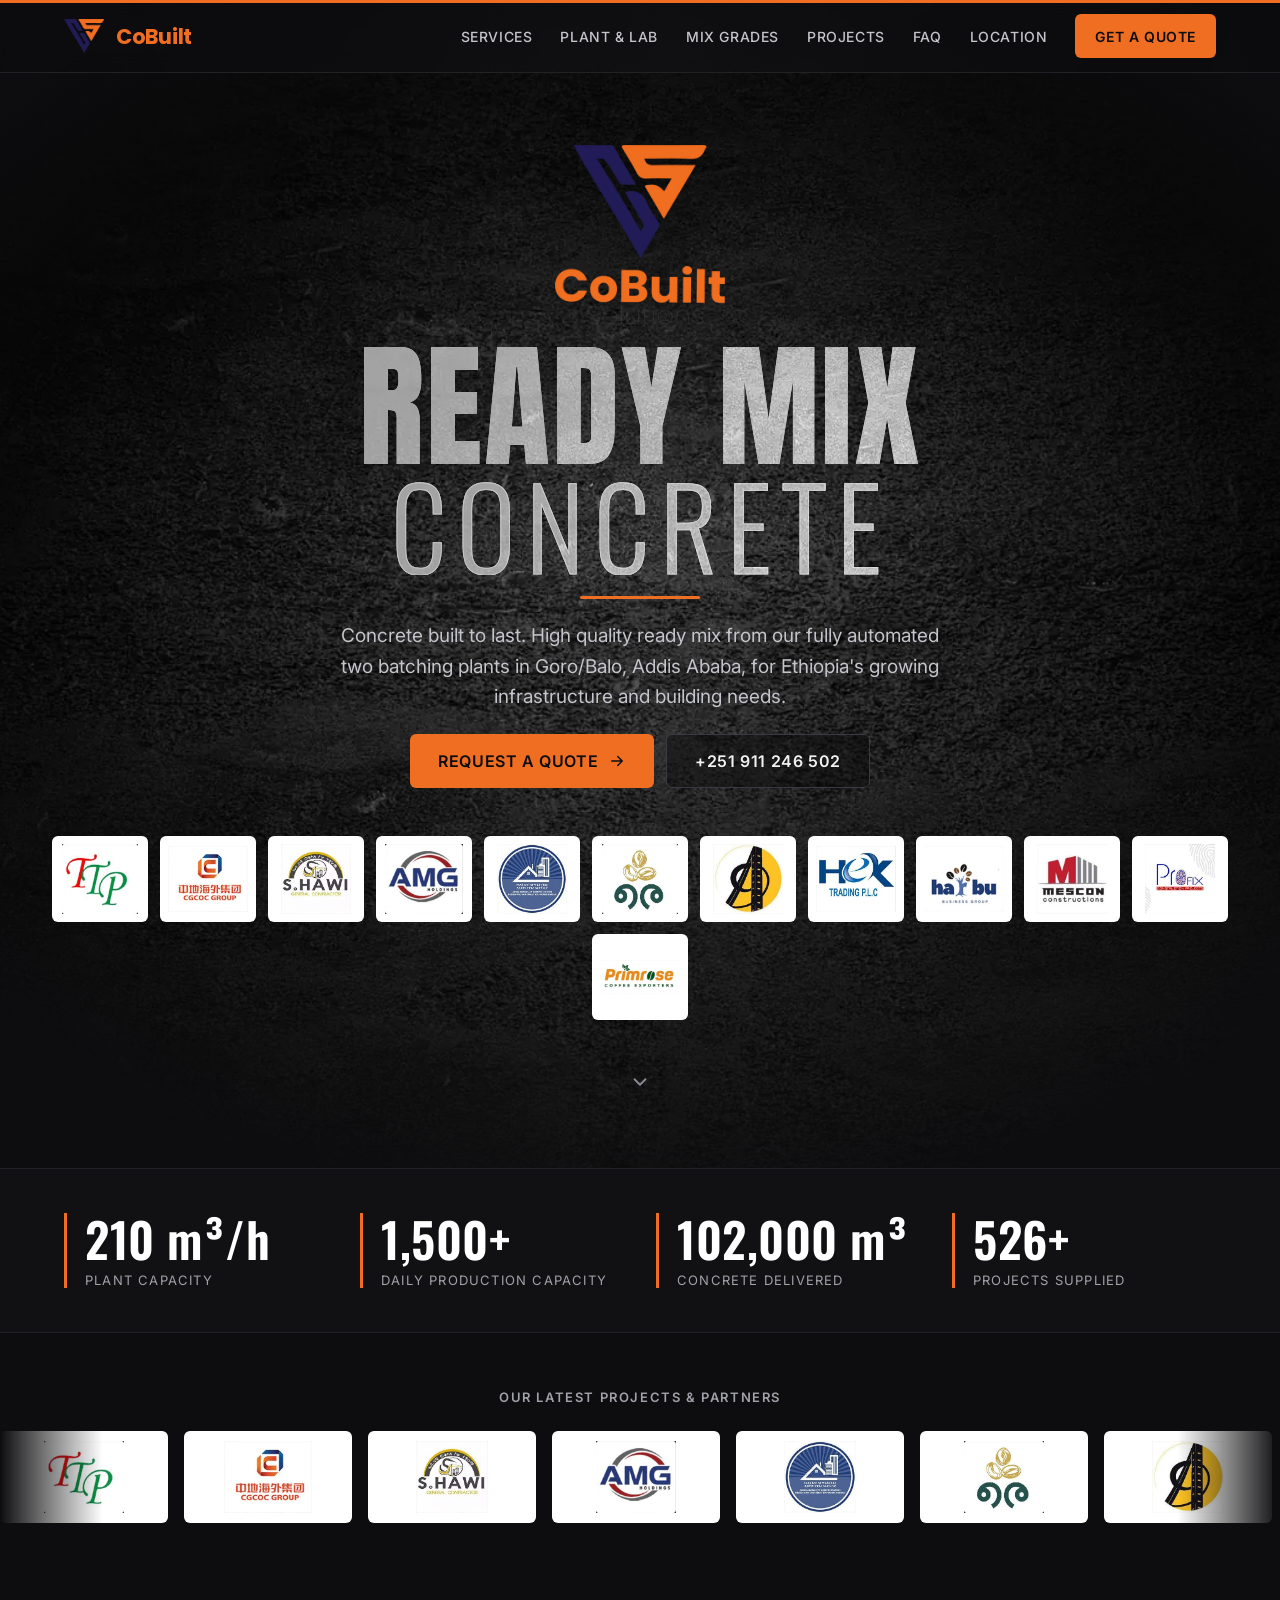
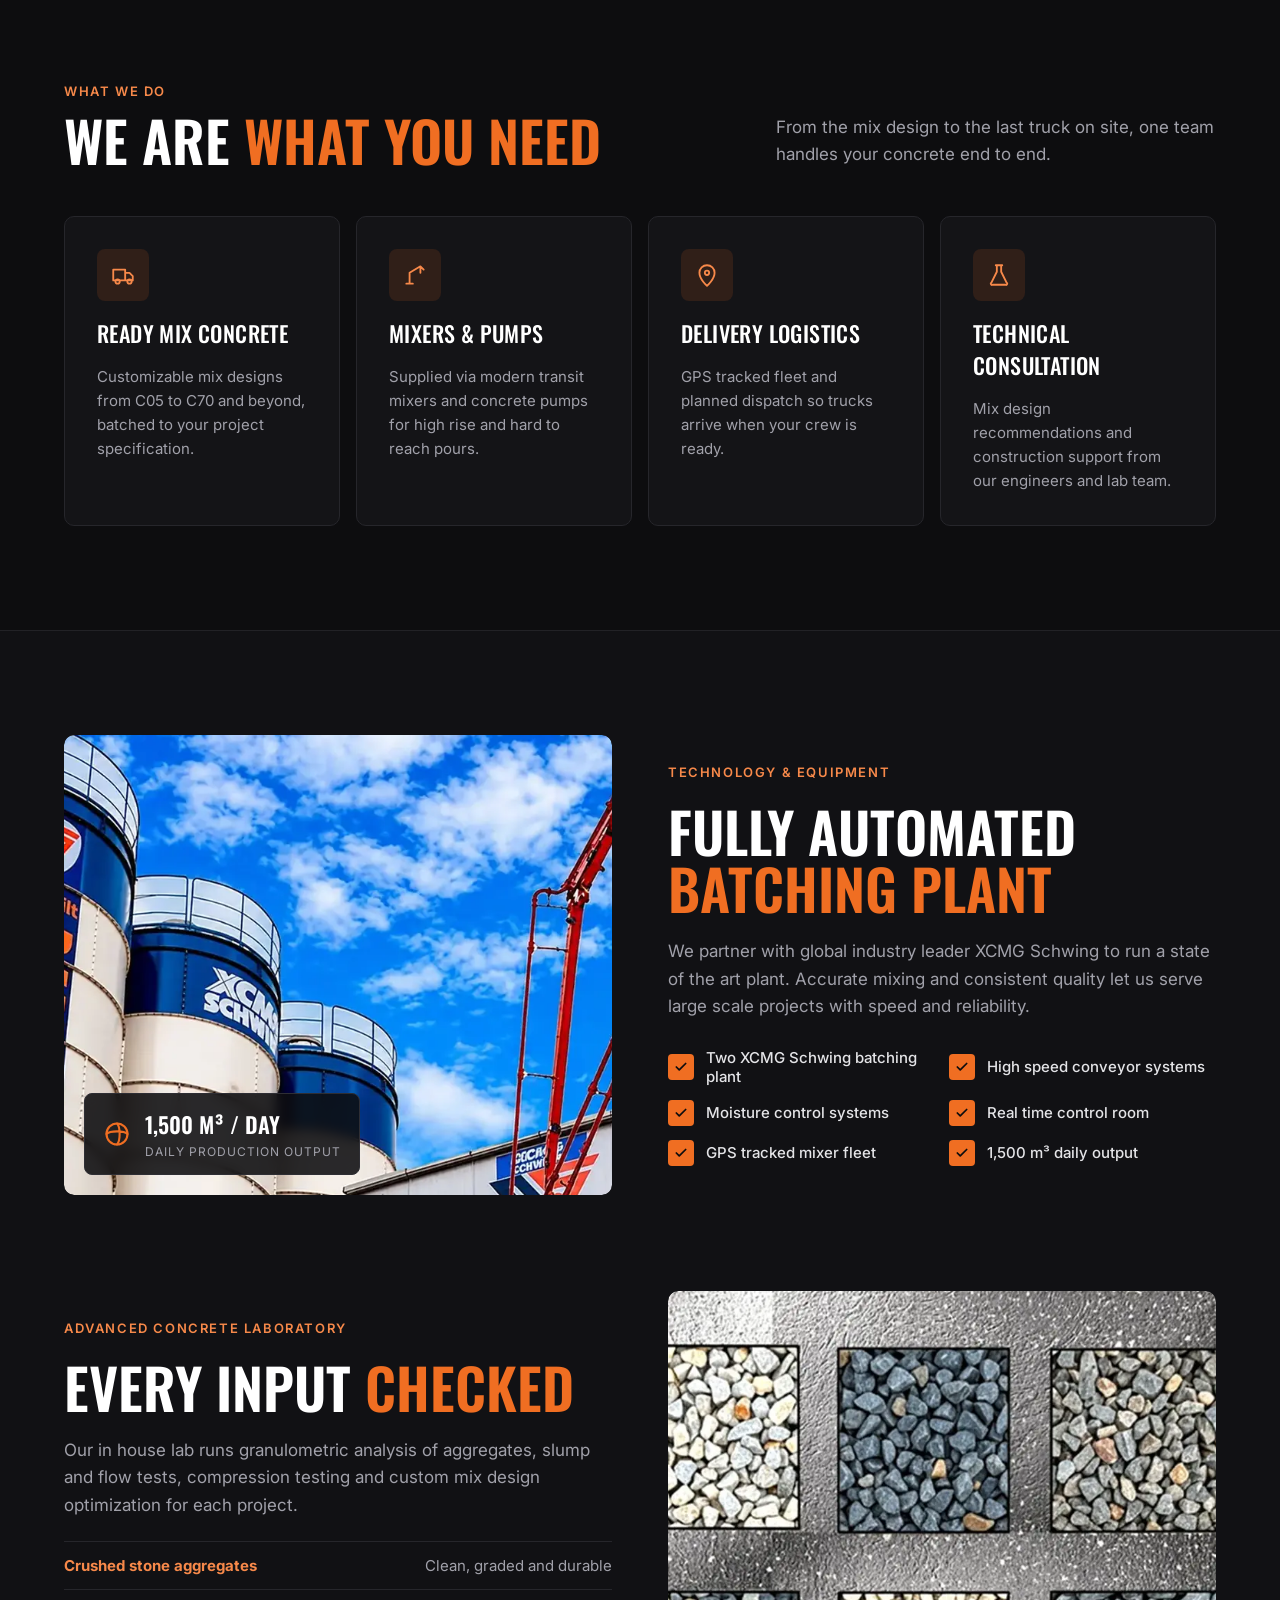
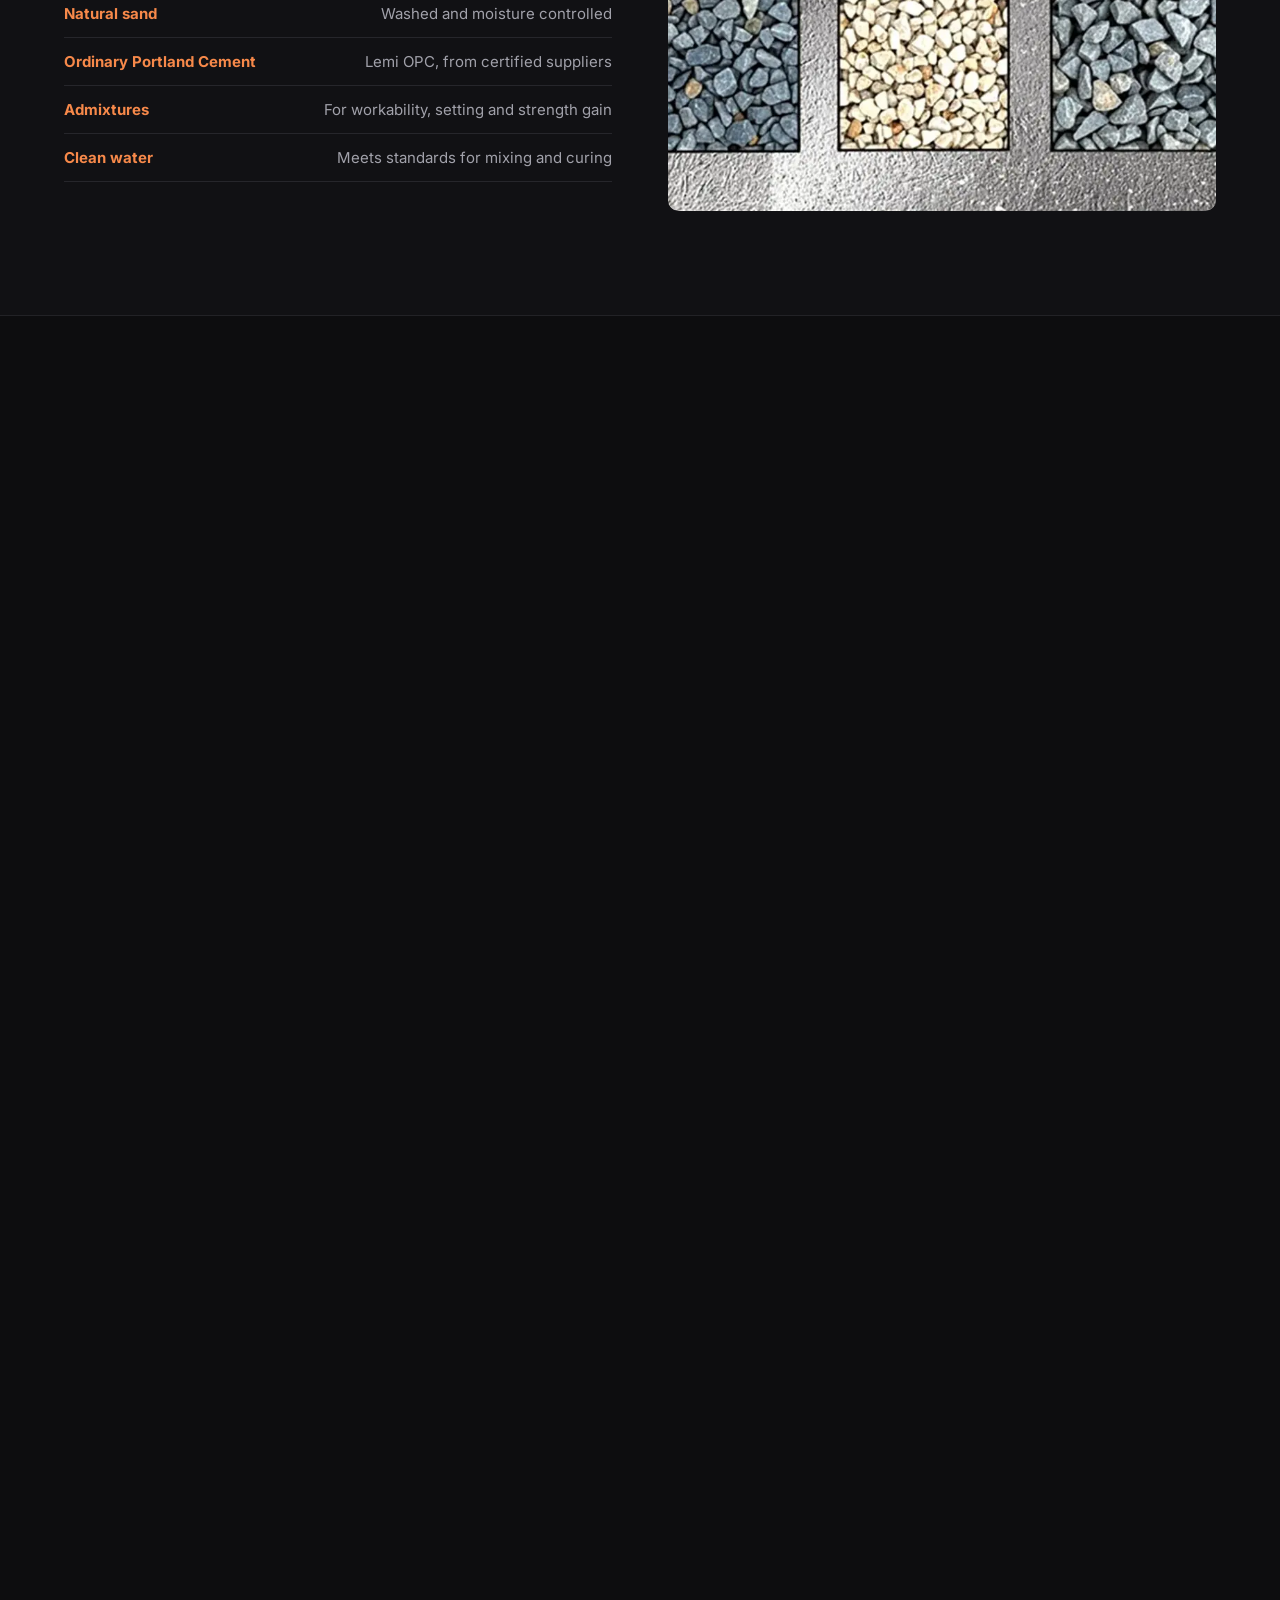
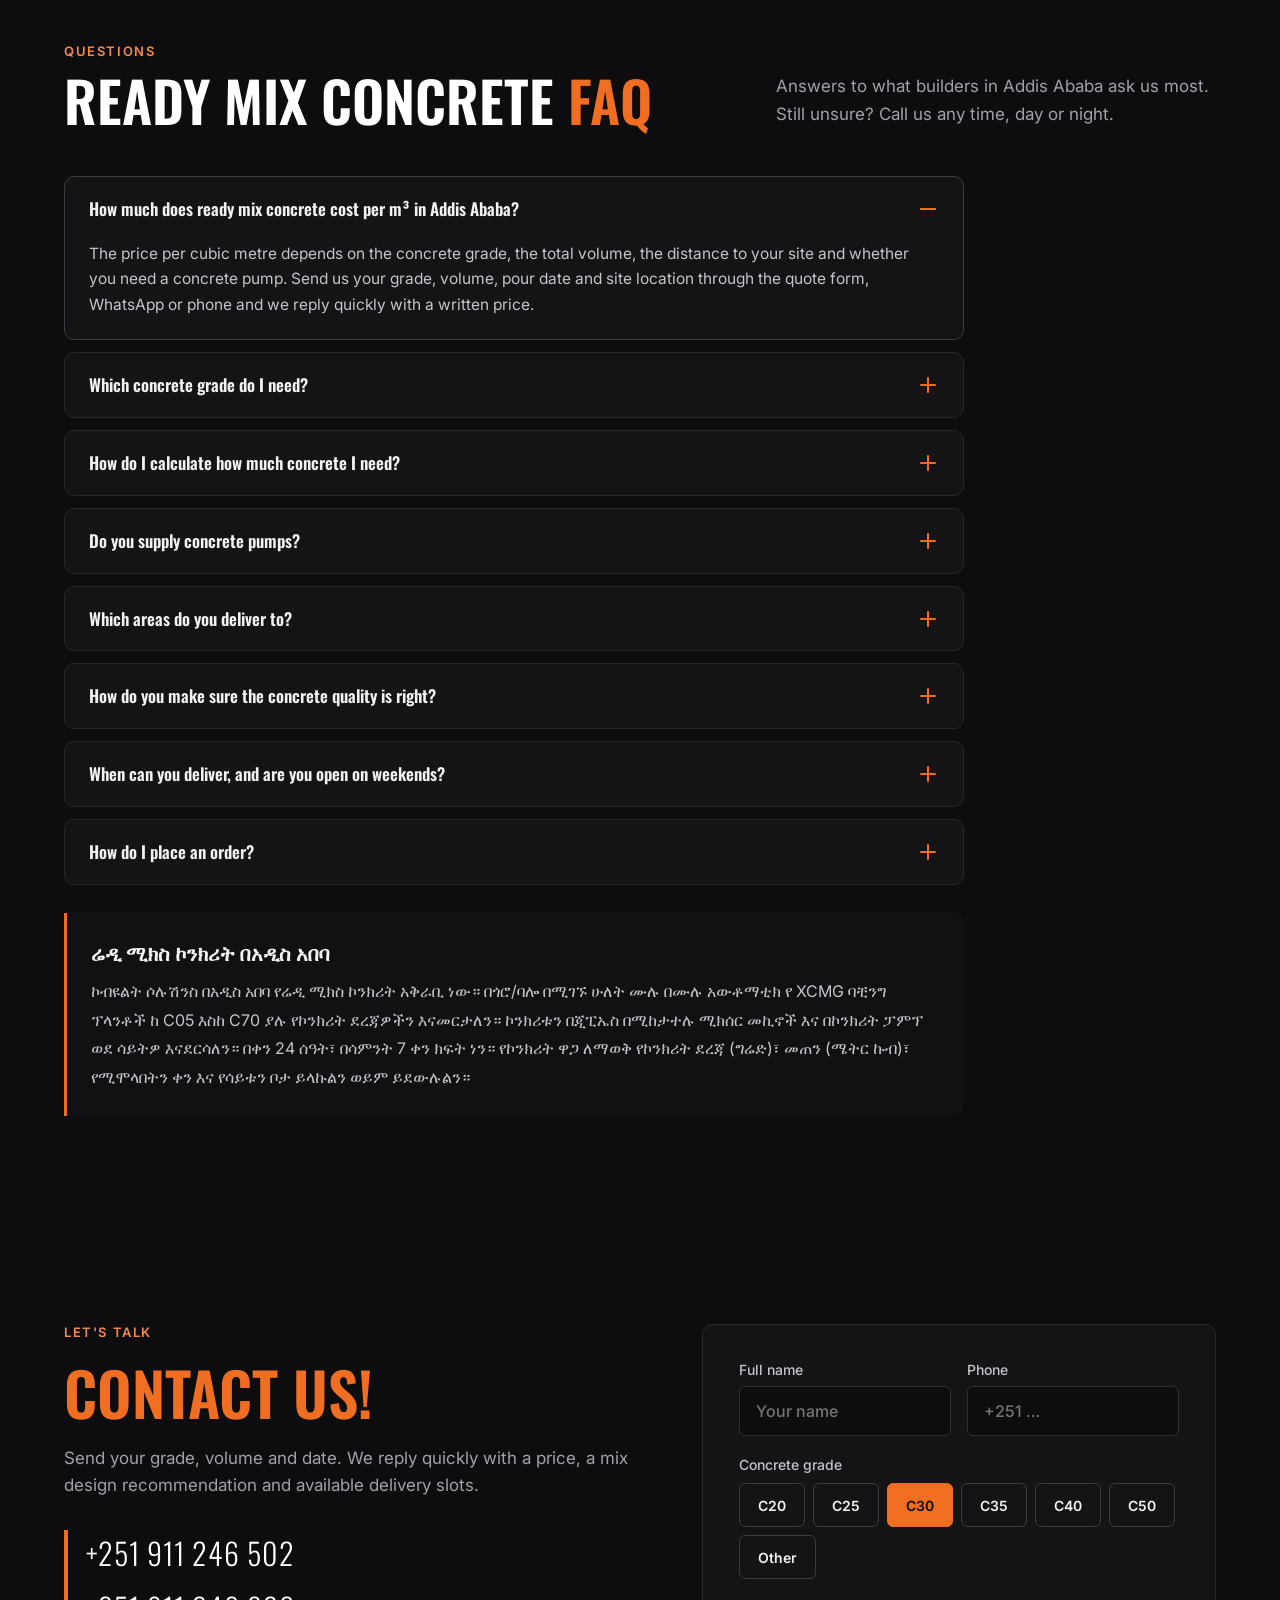
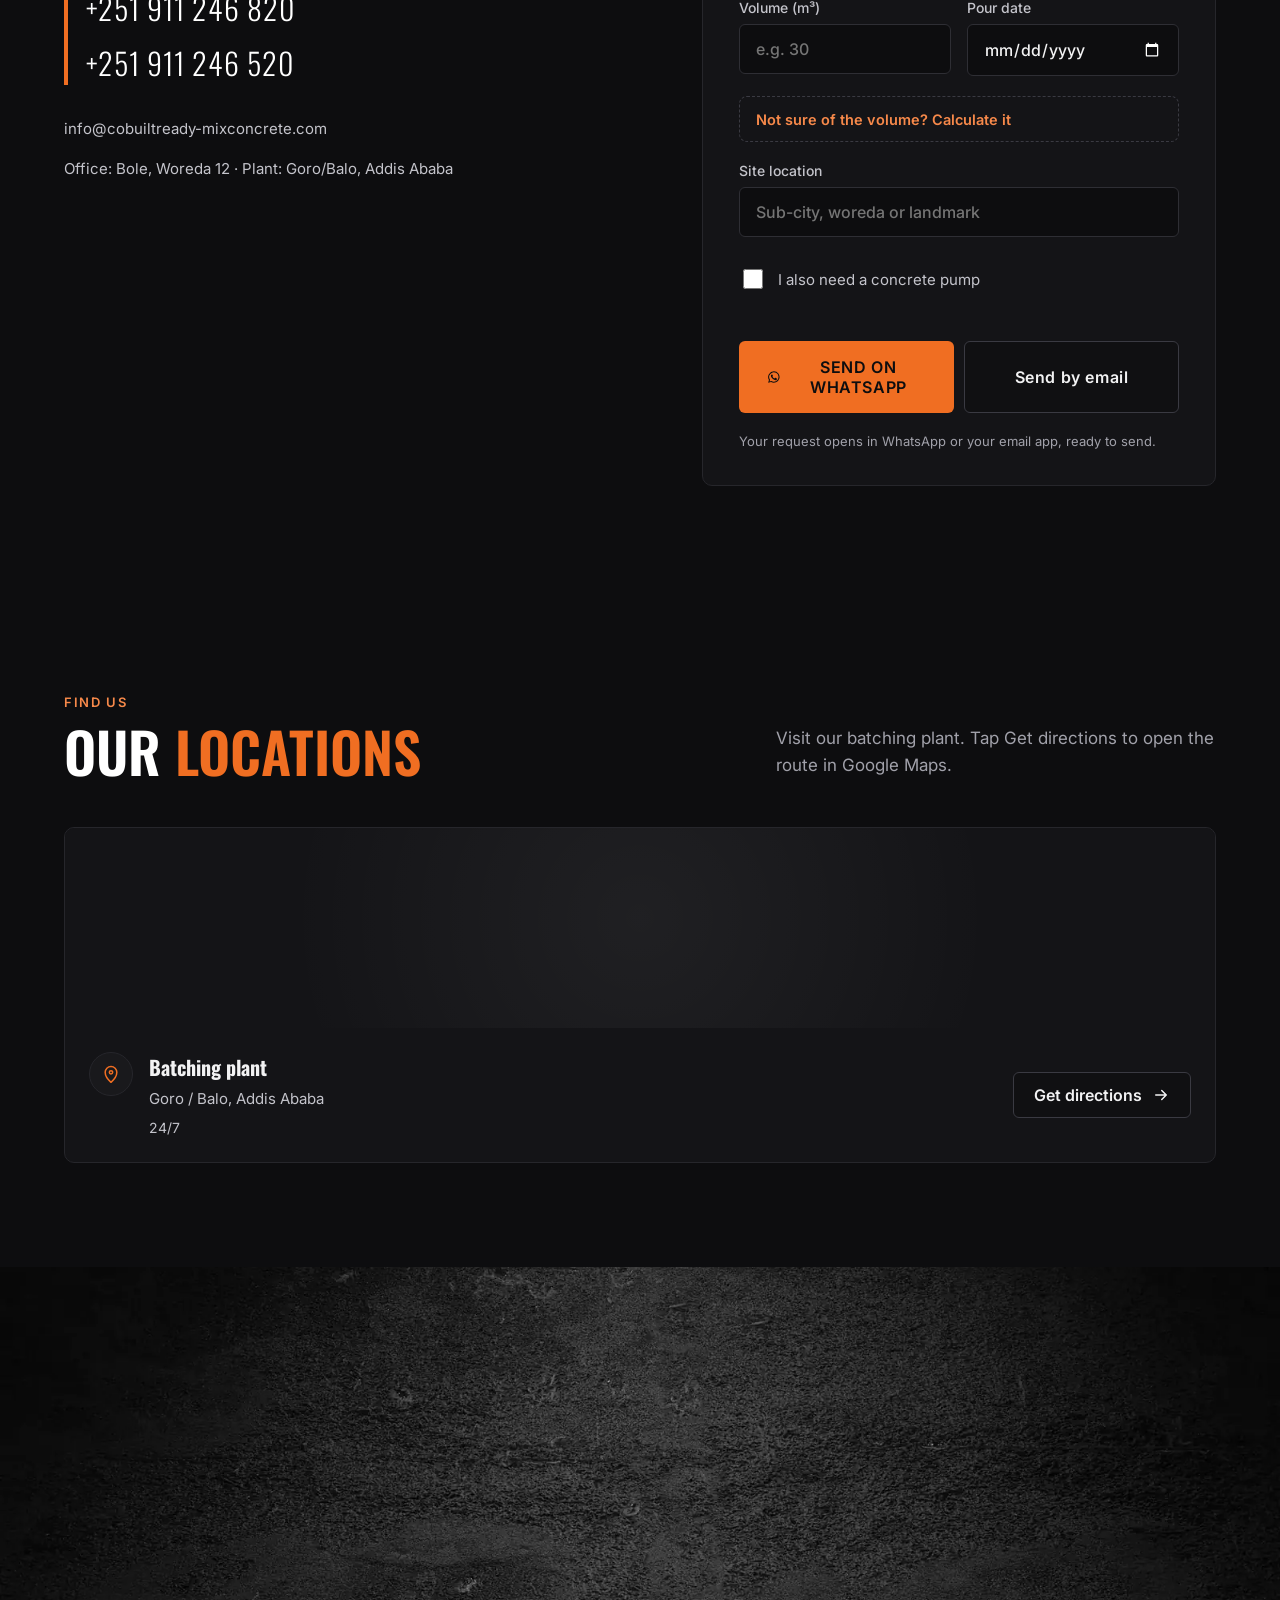
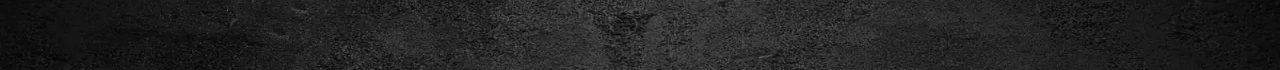
<file: index.html>
<!doctype html>
<html lang="en">
<head>
<meta charset="utf-8">
<meta name="viewport" content="width=device-width, initial-scale=1, viewport-fit=cover">
<title>Concrete Supplier in Ethiopia, Ready Mix in Addis Ababa | CoBuilt</title>
<meta name="description" content="Ready mix concrete supplier in Addis Ababa, Ethiopia. C05 to C70 from two automated XCMG plants in Goro/Balo, with mixer trucks and pumps. Open 24/7.">
<meta name="theme-color" content="#0D0D0F">
<meta property="og:title" content="Concrete Supplier in Ethiopia, Ready Mix in Addis Ababa | CoBuilt">
<meta property="og:description" content="Ready mix concrete supplier in Addis Ababa, Ethiopia. C05 to C70 from two automated XCMG plants in Goro/Balo, with mixer trucks and pumps. Open 24/7.">
<meta property="og:image" content="https://cobuiltready-mixconcrete.com/assets/img/plant.jpg">
<meta property="og:url" content="https://cobuiltready-mixconcrete.com/">
<meta property="og:site_name" content="CoBuilt Concrete">
<meta property="og:locale" content="en_ET">
<meta name="twitter:card" content="summary_large_image">
<link rel="canonical" href="https://cobuiltready-mixconcrete.com/">
<meta name="geo.region" content="ET-AA">
<meta name="geo.placename" content="Addis Ababa">
<meta name="geo.position" content="8.949639423065024;38.83622904489843">
<meta property="og:type" content="website">
<link rel="icon" type="image/png" href="assets/img/favicon.png">
<link rel="apple-touch-icon" href="assets/img/favicon.png">
<link rel="preload" as="image" href="assets/img/bg.webp" type="image/webp" fetchpriority="high">
<link rel="dns-prefetch" href="https://www.googletagmanager.com">
<link rel="preconnect" href="https://fonts.googleapis.com">
<link rel="dns-prefetch" href="https://i.ytimg.com">
<link rel="preconnect" href="https://fonts.gstatic.com" crossorigin>
<link href="https://fonts.googleapis.com/css2?family=Anton&family=Oswald:wght@300;500;600&family=Poppins:wght@700&family=Inter:wght@400;500;600&display=swap" rel="stylesheet">
<link rel="stylesheet" href="assets/css/style.css?v=00e68db2">
<script type="application/ld+json">
{
 "@context": "https://schema.org",
 "@type": "LocalBusiness",
 "@id": "https://cobuiltready-mixconcrete.com/#business",
 "name": "CoBuilt Solutions",
 "alternateName": [
  "CoBuilt Concrete",
  "CoBuilt Ready Mix Concrete"
 ],
 "description": "Ready mix concrete supplier in Addis Ababa, Ethiopia. C05 to C70 from two automated XCMG plants in Goro/Balo, with mixer trucks and pumps. Open 24/7.",
 "url": "https://cobuiltready-mixconcrete.com/",
 "logo": "https://cobuiltready-mixconcrete.com/assets/img/logo.webp",
 "image": [
  "https://cobuiltready-mixconcrete.com/assets/img/plant.jpg",
  "https://cobuiltready-mixconcrete.com/assets/img/fleet.jpg"
 ],
 "telephone": "+251911246502",
 "email": "info@cobuiltready-mixconcrete.com",
 "address": {
  "@type": "PostalAddress",
  "streetAddress": "Goro / Balo",
  "addressLocality": "Addis Ababa",
  "addressCountry": "ET"
 },
 "geo": {
  "@type": "GeoCoordinates",
  "latitude": 8.949639,
  "longitude": 38.836229
 },
 "openingHoursSpecification": [
  {
   "@type": "OpeningHoursSpecification",
   "dayOfWeek": [
    "Monday",
    "Tuesday",
    "Wednesday",
    "Thursday",
    "Friday",
    "Saturday",
    "Sunday"
   ],
   "opens": "00:00",
   "closes": "23:59"
  }
 ],
 "areaServed": [
  {
   "@type": "City",
   "name": "Addis Ababa"
  },
  {
   "@type": "Country",
   "name": "Ethiopia"
  }
 ],
 "contactPoint": [
  {
   "@type": "ContactPoint",
   "telephone": "+251911246502",
   "contactType": "sales",
   "areaServed": "ET",
   "availableLanguage": [
    "English",
    "Amharic"
   ]
  },
  {
   "@type": "ContactPoint",
   "telephone": "+251911246820",
   "contactType": "sales",
   "areaServed": "ET",
   "availableLanguage": [
    "English",
    "Amharic"
   ]
  },
  {
   "@type": "ContactPoint",
   "telephone": "+251911246520",
   "contactType": "sales",
   "areaServed": "ET",
   "availableLanguage": [
    "English",
    "Amharic"
   ]
  }
 ],
 "knowsAbout": [
  "Ready mix concrete",
  "Concrete pumping",
  "Concrete mix design",
  "Concrete testing"
 ],
 "hasOfferCatalog": {
  "@type": "OfferCatalog",
  "name": "Ready mix concrete grades",
  "itemListElement": [
   {
    "@type": "Offer",
    "itemOffered": {
     "@type": "Service",
     "name": "C05 to C15 ready mix concrete",
     "description": "Blinding, lean concrete, mass fill",
     "serviceType": "Ready mix concrete supply",
     "areaServed": {
      "@type": "Country",
      "name": "Ethiopia"
     },
     "provider": {
      "@id": "https://cobuiltready-mixconcrete.com/#business"
     }
    }
   },
   {
    "@type": "Offer",
    "itemOffered": {
     "@type": "Service",
     "name": "C20 ready mix concrete",
     "description": "Footpaths, light foundations",
     "serviceType": "Ready mix concrete supply",
     "areaServed": {
      "@type": "Country",
      "name": "Ethiopia"
     },
     "provider": {
      "@id": "https://cobuiltready-mixconcrete.com/#business"
     }
    }
   },
   {
    "@type": "Offer",
    "itemOffered": {
     "@type": "Service",
     "name": "C25 ready mix concrete",
     "description": "Residential slabs, footings, columns",
     "serviceType": "Ready mix concrete supply",
     "areaServed": {
      "@type": "Country",
      "name": "Ethiopia"
     },
     "provider": {
      "@id": "https://cobuiltready-mixconcrete.com/#business"
     }
    }
   },
   {
    "@type": "Offer",
    "itemOffered": {
     "@type": "Service",
     "name": "C30 ready mix concrete",
     "description": "Structural frames, beams, suspended slabs",
     "serviceType": "Ready mix concrete supply",
     "areaServed": {
      "@type": "Country",
      "name": "Ethiopia"
     },
     "provider": {
      "@id": "https://cobuiltready-mixconcrete.com/#business"
     }
    }
   },
   {
    "@type": "Offer",
    "itemOffered": {
     "@type": "Service",
     "name": "C40 ready mix concrete",
     "description": "High rise structures, heavy duty floors",
     "serviceType": "Ready mix concrete supply",
     "areaServed": {
      "@type": "Country",
      "name": "Ethiopia"
     },
     "provider": {
      "@id": "https://cobuiltready-mixconcrete.com/#business"
     }
    }
   },
   {
    "@type": "Offer",
    "itemOffered": {
     "@type": "Service",
     "name": "C50 ready mix concrete",
     "description": "High strength columns and shear walls",
     "serviceType": "Ready mix concrete supply",
     "areaServed": {
      "@type": "Country",
      "name": "Ethiopia"
     },
     "provider": {
      "@id": "https://cobuiltready-mixconcrete.com/#business"
     }
    }
   },
   {
    "@type": "Offer",
    "itemOffered": {
     "@type": "Service",
     "name": "C60 to C70+ ready mix concrete",
     "description": "Special high performance applications",
     "serviceType": "Ready mix concrete supply",
     "areaServed": {
      "@type": "Country",
      "name": "Ethiopia"
     },
     "provider": {
      "@id": "https://cobuiltready-mixconcrete.com/#business"
     }
    }
   }
  ]
 }
}
</script>
</head>
<body>
<div class="loader" id="loader"><img src="assets/img/mark.png" alt=""></div>
<div class="progress" aria-hidden="true"></div>
<div class="page" id="app"></div>
<noscript>
  <div style="padding:40px;font-family:sans-serif;color:#fff;background:#0D0D0F">
    <h1>Ready Mix Concrete in Addis Ababa, Ethiopia: CoBuilt Concrete</h1>
    <p>Ready mix concrete supplier in Addis Ababa, Ethiopia. C05 to C70 from two automated XCMG plants in Goro/Balo, with mixer trucks and pumps. Open 24/7.</p>
    <h2>Concrete grades</h2><ul><li>C05 to C15: 5 to 15 MPa, Blinding, lean concrete, mass fill</li><li>C20: 20 MPa, Footpaths, light foundations</li><li>C25: 25 MPa, Residential slabs, footings, columns</li><li>C30: 30 MPa, Structural frames, beams, suspended slabs</li><li>C40: 40 MPa, High rise structures, heavy duty floors</li><li>C50: 50 MPa, High strength columns and shear walls</li><li>C60 to C70+: 60 to 70+ MPa, Special high performance applications</li></ul>
    <h2>Contact</h2><p>Phone: +251 911 246 502 / +251 911 246 820 / +251 911 246 520. Email: info@cobuiltready-mixconcrete.com. Plant: Goro / Balo, Addis Ababa, Ethiopia. Open 24/7.</p>
  </div>
</noscript>
<script src="assets/js/script.js?v=5b963281"></script>
</body>
</html>
</file>
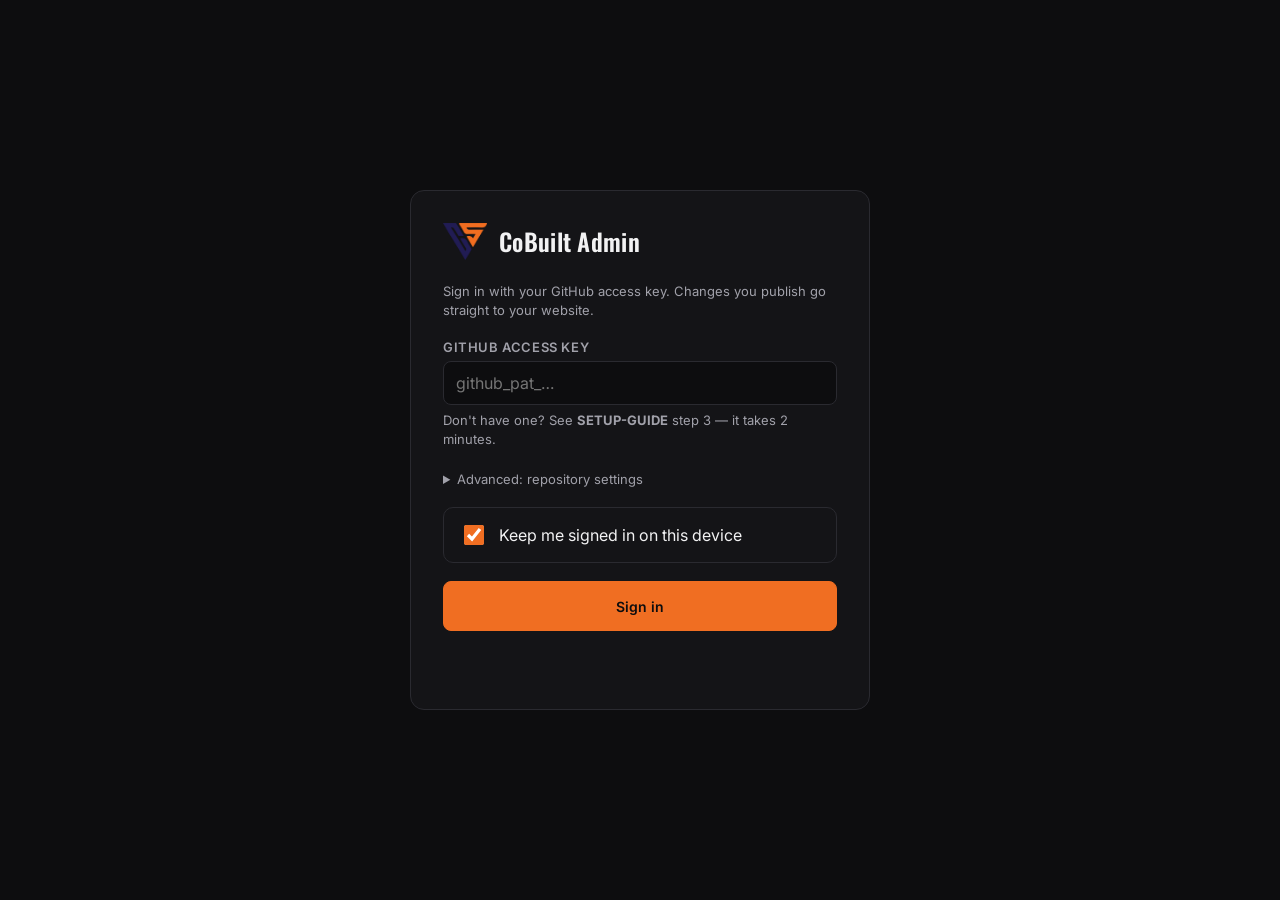
<file: admin/index.html>
<!doctype html>
<html lang="en">
<head>
<meta charset="utf-8">
<meta name="viewport" content="width=device-width, initial-scale=1, viewport-fit=cover">
<meta name="robots" content="noindex, nofollow">
<title>CoBuilt Admin</title>
<link rel="icon" type="image/png" href="/assets/img/favicon.png">
<link rel="preconnect" href="https://fonts.googleapis.com">
<link rel="preconnect" href="https://fonts.gstatic.com" crossorigin>
<link href="https://fonts.googleapis.com/css2?family=Oswald:wght@500;600&family=Inter:wght@400;500;600&display=swap" rel="stylesheet">
<style>
:root{--accent:#F06E22;--bg:#0D0D0F;--panel:#141417;--panel2:#1A1A1E;--line:#2A2A30;--text:#F2F2F3;--muted:#A1A1AA;--ok:#4ADE80;--bad:#F87171}
*{box-sizing:border-box}
body{margin:0;background:var(--bg);color:var(--text);font-family:Inter,system-ui,-apple-system,"Segoe UI",sans-serif;-webkit-font-smoothing:antialiased;-webkit-tap-highlight-color:transparent}
a{color:var(--accent)}
h1,h2,h3{font-family:Oswald,Inter,sans-serif;font-weight:600;margin:0;letter-spacing:.3px}
button,input,textarea,select{font:inherit;color:inherit}
.btn{display:inline-flex;align-items:center;justify-content:center;gap:8px;min-height:42px;padding:10px 16px;border-radius:8px;border:1px solid var(--line);background:var(--panel2);color:var(--text);font-weight:600;font-size:14px;cursor:pointer;transition:background .15s,border-color .15s,transform .1s;white-space:nowrap;text-decoration:none}
.btn:hover{border-color:#44444c}
.btn:active{transform:scale(.97)}
.btn:disabled{opacity:.5;cursor:not-allowed}
.btn.primary{background:var(--accent);border-color:var(--accent);color:#0D0D0F}
.btn.primary:hover{background:#FF8A45}
.btn.danger{color:var(--bad)}
.btn.sm{min-height:34px;padding:6px 10px;font-size:13px}
.btn.icon{width:34px;padding:0}
input[type=text],input[type=number],input[type=password],input[type=email],textarea,select{width:100%;background:var(--bg);border:1px solid var(--line);border-radius:8px;padding:11px 12px;font-size:16px;min-height:44px}
textarea{min-height:96px;resize:vertical;line-height:1.5}
input:focus,textarea:focus,select:focus,.btn:focus-visible{outline:2px solid var(--accent);outline-offset:1px;border-color:transparent}
label.lbl{display:block;font-size:13px;font-weight:600;color:var(--muted);margin-bottom:6px;text-transform:uppercase;letter-spacing:.6px}
.hint{font-size:13px;color:var(--muted);margin-top:6px;line-height:1.5}
.field{margin-bottom:20px}

/* login */
.login{min-height:100vh;display:flex;align-items:center;justify-content:center;padding:24px}
.login .box{width:100%;max-width:460px;background:var(--panel);border:1px solid var(--line);border-radius:14px;padding:32px}
.login .logo{display:flex;align-items:center;gap:12px;margin-bottom:22px}
.login .logo img{width:44px}
.login ol{margin:12px 0 20px;padding-left:20px;color:var(--muted);font-size:14px;line-height:1.7}
.msg{font-size:14px;margin-top:12px;min-height:20px}
.msg.bad{color:var(--bad)}.msg.ok{color:var(--ok)}

/* app */
.app{display:none;min-height:100vh}
.app.on{display:flex;flex-direction:column}
.bar{position:sticky;top:0;z-index:20;display:flex;align-items:center;gap:12px;padding:10px 18px;background:rgba(13,13,15,.92);border-bottom:1px solid var(--line);-webkit-backdrop-filter:blur(10px);backdrop-filter:blur(10px);flex-wrap:wrap}
.bar .brand{display:flex;align-items:center;gap:10px;margin-right:auto}
.bar .brand img{width:34px}
.bar .brand b{font-family:Oswald,sans-serif;font-size:20px}
.status{font-size:13px;color:var(--muted);display:flex;align-items:center;gap:8px}
.dot{width:9px;height:9px;border-radius:9px;background:var(--ok)}
.dot.dirty{background:var(--accent);box-shadow:0 0 0 4px rgba(240,110,34,.2)}
.body{display:flex;flex:1;min-height:0}
.side{width:250px;flex:none;border-right:1px solid var(--line);padding:16px 10px;position:sticky;top:63px;height:calc(100vh - 63px);overflow:auto}
.side button{display:flex;width:100%;align-items:center;justify-content:space-between;text-align:left;padding:11px 12px;border-radius:8px;background:transparent;border:0;color:var(--muted);font-weight:500;font-size:15px;cursor:pointer;min-height:44px}
.side button:hover{background:var(--panel2);color:var(--text)}
.side button.on{background:var(--panel2);color:var(--text);box-shadow:inset 3px 0 0 var(--accent)}
.side .tag{font-size:11px;padding:2px 7px;border-radius:20px;background:#2A2A30;color:var(--muted)}
.side .tag.off{background:#3a1d1d;color:#fca5a5}
.main{flex:1;min-width:0;padding:28px 32px 120px;max-width:920px}
.main h2{font-size:30px;margin-bottom:6px}
.main .desc{color:var(--muted);margin:0 0 26px;font-size:15px}
.mob-nav{display:none;margin-bottom:20px}
.toggle{display:flex;align-items:center;gap:12px;padding:14px 16px;background:var(--panel);border:1px solid var(--line);border-radius:10px;margin-bottom:24px;cursor:pointer;min-height:52px}
.toggle input{width:20px;height:20px;accent-color:var(--accent)}
.row2{display:grid;grid-template-columns:repeat(auto-fit,minmax(220px,1fr));gap:0 16px}

/* image field */
.img{display:flex;gap:16px;align-items:flex-start;flex-wrap:wrap;background:var(--panel);border:1px solid var(--line);border-radius:10px;padding:14px}
.img .thumb{width:180px;height:120px;border-radius:8px;background:#222 center/contain no-repeat;border:1px solid var(--line);flex:none;position:relative}
.img .thumb.light{background-color:#fff}
.img .thumb .new{position:absolute;top:6px;left:6px;background:var(--accent);color:#0D0D0F;font-size:11px;font-weight:700;padding:2px 7px;border-radius:20px}
.img .act{display:flex;flex-direction:column;gap:8px;min-width:0;flex:1}
.img .path{font-size:12px;color:var(--muted);word-break:break-all}
.drop{outline:2px dashed var(--accent);outline-offset:2px}

/* lists */
.list{display:flex;flex-direction:column;gap:12px}
.item{background:var(--panel);border:1px solid var(--line);border-radius:10px;padding:16px}
.item .ih{display:flex;align-items:center;gap:6px;margin-bottom:12px}
.item .ih b{margin-right:auto;font-size:14px;color:var(--muted)}
.item .field:last-child{margin-bottom:0}
.str{display:flex;gap:6px;align-items:center}
.str input{flex:1}
.add{margin-top:12px}

/* color */
.color{display:flex;gap:10px;align-items:center}
.color input[type=color]{width:52px;height:44px;border:1px solid var(--line);border-radius:8px;background:none;padding:2px;cursor:pointer}

/* toast + overlay */
.toast{position:fixed;left:50%;bottom:24px;transform:translateX(-50%) translateY(16px);background:#1F1F23;border:1px solid #3A3A42;padding:12px 18px;border-radius:10px;font-size:14px;z-index:90;opacity:0;transition:.25s;pointer-events:none;max-width:90vw}
.toast.show{opacity:1;transform:translateX(-50%) translateY(0)}
.toast.ok{border-color:#166534}.toast.bad{border-color:#7f1d1d}
.overlay{position:fixed;inset:0;background:rgba(0,0,0,.7);z-index:80;display:none;align-items:center;justify-content:center;padding:20px}
.overlay.on{display:flex}
.dialog{background:var(--panel);border:1px solid var(--line);border-radius:14px;padding:28px;max-width:480px;width:100%}
.dialog h3{font-size:24px;margin-bottom:10px}
.dialog p{color:var(--muted);line-height:1.6;margin:0 0 18px}
.dialog .acts{display:flex;gap:10px;justify-content:flex-end;flex-wrap:wrap}
.spin{width:18px;height:18px;border:2px solid rgba(0,0,0,.25);border-top-color:#0D0D0F;border-radius:50%;animation:sp .8s linear infinite}
@keyframes sp{to{transform:rotate(360deg)}}


/* device tabs */
.tabs{display:flex;gap:6px;background:var(--panel);border:1px solid var(--line);border-radius:12px;padding:6px;margin-bottom:22px}
.tab{flex:1;display:flex;align-items:center;justify-content:center;gap:8px;min-height:46px;border:0;border-radius:8px;background:transparent;color:var(--muted);font-weight:600;font-size:15px;cursor:pointer}
.tab:hover{color:var(--text)}
.tab.on{background:var(--accent);color:#0D0D0F}
.sub-h{font-size:18px;margin:8px 0 14px;color:var(--text)}
.checks{display:grid;grid-template-columns:repeat(auto-fit,minmax(240px,1fr));gap:10px}
/* preview panel */
.pv{position:fixed;inset:0;z-index:70;background:#08080A;display:none;flex-direction:column}
.pv.on{display:flex}
.pv-bar{display:flex;align-items:center;gap:10px;padding:10px 14px;border-bottom:1px solid var(--line);flex-wrap:wrap;background:var(--bg)}
.pv-bar b{font-family:Oswald,sans-serif;font-size:18px;margin-right:6px}
.seg{display:flex;gap:4px;background:var(--panel);border:1px solid var(--line);border-radius:10px;padding:4px}
.seg button{min-height:38px;padding:6px 14px;border:0;border-radius:7px;background:transparent;color:var(--muted);font-weight:600;cursor:pointer}
.seg button.on{background:var(--accent);color:#0D0D0F}
.pv-info{font-size:13px;color:var(--muted);margin-right:auto}
.pv-stage{flex:1;overflow:auto;display:flex;align-items:flex-start;justify-content:center;padding:16px}
.pv-box{position:relative;border-radius:14px;overflow:hidden;box-shadow:0 0 0 8px #1F1F23,0 30px 80px rgba(0,0,0,.6);background:#0D0D0F;flex:none}
.pv-box iframe{position:absolute;top:0;left:0;border:0;transform-origin:0 0;background:#0D0D0F}
@media (max-width:820px){.pv-info{display:none}.seg button{padding:6px 10px}}
@media (max-width:820px){
  .side{display:none}
  .mob-nav{display:block}
  .main{padding:20px 16px 120px}
  .bar{padding:10px 12px}
  .bar .hide-sm{display:none}
  .img .thumb{width:100%;height:160px}
}
</style>
</head>
<body>

<!-- Login -->
<section class="login" id="login">
  <div class="box">
    <div class="logo"><img src="/assets/img/mark.png" alt=""><h1>CoBuilt Admin</h1></div>
    <p class="hint" style="margin-top:0">Sign in with your GitHub access key. Changes you publish go straight to your website.</p>
    <div class="field" style="margin-top:18px">
      <label class="lbl" for="token">GitHub access key</label>
      <input id="token" type="password" autocomplete="current-password" placeholder="github_pat_…">
      <p class="hint">Don't have one? See <b>SETUP-GUIDE</b> step 3 — it takes 2 minutes.</p>
    </div>
    <details style="margin-bottom:18px">
      <summary class="hint" style="cursor:pointer">Advanced: repository settings</summary>
      <div class="field" style="margin-top:12px"><label class="lbl" for="repo">Repository</label><input id="repo" type="text" value="africatechnologyet/CoBuilt_Website"></div>
      <div class="field"><label class="lbl" for="branch">Branch</label><input id="branch" type="text" value="main"></div>
    </details>
    <label class="toggle" style="margin-bottom:18px"><input type="checkbox" id="remember" checked> Keep me signed in on this device</label>
    <button class="btn primary" id="signin" style="width:100%;min-height:50px">Sign in</button>
    <p class="msg" id="loginMsg" role="alert"></p>
  </div>
</section>

<!-- App -->
<div class="app" id="app">
  <div class="bar">
    <div class="brand"><img src="/assets/img/mark.png" alt=""><b>CoBuilt Admin</b></div>
    <span class="status" id="status"><span class="dot" id="dot"></span><span id="statusText">All changes published</span></span>
    <a class="btn hide-sm" href="/" target="_blank" rel="noopener">View site</a>
    <button class="btn" id="previewBtn">Preview</button>
    <button class="btn primary" id="publishBtn">Publish</button>
    <button class="btn icon" id="moreBtn" aria-label="More options" title="More options">⋯</button>
  </div>
  <div class="body">
    <nav class="side" id="side" aria-label="Sections"></nav>
    <main class="main" id="main"></main>
  </div>
</div>

<!-- Device preview -->
<div class="pv" id="pv" role="dialog" aria-modal="true" aria-label="Website preview">
  <div class="pv-bar">
    <b>Preview</b>
    <div class="seg" role="group" aria-label="Device">
      <button type="button" data-dev="computer">Computer</button>
      <button type="button" data-dev="tablet">Tablet</button>
      <button type="button" data-dev="phone">Phone</button>
    </div>
    <span class="pv-info" id="pvInfo"></span>
    <button class="btn" id="pvTab" type="button">Open in new tab</button>
    <button class="btn primary" id="pvClose" type="button">Close preview</button>
  </div>
  <div class="pv-stage" id="pvStage"><div class="pv-box" id="pvBox"><iframe id="pvFrame" title="Website preview"></iframe></div></div>
</div>

<!-- Dialog -->
<div class="overlay" id="overlay"><div class="dialog" role="dialog" aria-modal="true" aria-labelledby="dlgTitle"><h3 id="dlgTitle"></h3><p id="dlgText"></p><div class="acts" id="dlgActs"></div></div></div>
<div class="toast" id="toast" role="status"></div>

<script src="/admin/admin.js?v=3e0fd462"></script>
</body>
</html>
</file>
<file: assets/css/style.css>
/* CoBuilt Solutions — public site styles */
:root{
  --accent:#F06E22; --accent-soft:#F7894A;
  --bg:#0D0D0F; --panel:#111114; --card:#141417; --line:#26262B; --line2:#222226;
  --text:#F2F2F3; --muted:#A1A1AA; --soft:#C4C4CB;
  --bg-img:none; --letter-img:none;
  --max:1200px;
}
*{box-sizing:border-box}
html{scroll-behavior:smooth;-webkit-text-size-adjust:100%;text-size-adjust:100%}
body{margin:0;background:var(--bg);font-family:Inter,system-ui,-apple-system,"Segoe UI",sans-serif;color:var(--text);-webkit-font-smoothing:antialiased;text-rendering:optimizeLegibility;-webkit-tap-highlight-color:transparent;overflow-x:hidden}
img{max-width:100%;display:block}
a{color:var(--text);text-decoration:none}
a:hover{color:var(--accent-soft)}
h1,h2,h3{font-family:Oswald,Inter,sans-serif;margin:0}
p{margin:0}
button,input{font:inherit}
.wrap{max-width:var(--max);margin:0 auto;padding:0 24px}
.sr{position:absolute;width:1px;height:1px;overflow:hidden;clip:rect(0 0 0 0);white-space:nowrap}
/* background: a screen-sized fixed layer, so the photo is never stretched over the whole page (sharp on phones/tablets too) */
.page{position:relative;isolation:isolate;background:transparent}
.page::before{content:"";position:fixed;inset:0;z-index:-1;background:var(--bg) var(--bg-img) center/cover no-repeat;pointer-events:none}

/* loader */
.loader{position:fixed;inset:0;z-index:100;background:var(--bg);display:flex;align-items:center;justify-content:center;transition:opacity .5s,visibility .5s}
.loader.done{opacity:0;visibility:hidden}
.loader img{width:90px;animation:pulseLogo 1.4s ease-in-out infinite}
@keyframes pulseLogo{50%{opacity:.4;transform:scale(.94)}}

/* header */
.progress{display:none}
header.top{position:sticky;top:0;z-index:30;background:rgba(13,13,15,.82);border-bottom:1px solid var(--line2);-webkit-backdrop-filter:blur(12px);backdrop-filter:blur(12px)}
.hdr{display:flex;align-items:center;justify-content:space-between;gap:24px;padding-top:14px;padding-bottom:14px}
.brand{display:flex;align-items:center;gap:12px}
.brand img{width:40px;height:34px;object-fit:contain}
.brand span{font-family:Poppins,sans-serif;font-weight:700;font-size:21px;color:var(--accent);letter-spacing:-.3px}
.nav{display:flex;align-items:center;gap:28px;font-size:14px;font-weight:500;letter-spacing:.6px;text-transform:uppercase}
.nav a.link{color:var(--soft)}
.btn{display:inline-flex;align-items:center;justify-content:center;gap:10px;min-height:44px;padding:12px 20px;border-radius:6px;font-weight:600;cursor:pointer;border:0;transition:background .2s,transform .2s,box-shadow .2s,border-color .2s,translate .25s cubic-bezier(.2,.7,.2,1)}
.btn-primary{background:var(--accent);color:#0D0D0F}
.btn-primary:hover{background:#FF8A45;color:#0D0D0F;transform:translateY(-2px);box-shadow:0 12px 30px -12px rgba(240,110,34,.8)}
.btn-ghost{border:1.5px solid #3A3A42;color:var(--text);background:rgba(13,13,15,.5)}
.btn-ghost:hover{border-color:var(--accent);color:var(--text);transform:translateY(-2px)}
.btn:active,.chip:active,.burger:active{transform:scale(.96)}
.btn-lg{min-height:52px;padding:16px 28px;font-size:16px;text-transform:uppercase;letter-spacing:.6px}
.burger{display:none;width:48px;height:48px;border-radius:8px;border:1px solid #3A3A42;background:transparent;color:var(--text);align-items:center;justify-content:center;cursor:pointer}
.mnav{display:none;flex-direction:column;padding:8px 24px 24px;gap:4px;border-top:1px solid var(--line2);font-family:Oswald,sans-serif;font-size:26px;font-weight:500;text-transform:uppercase;letter-spacing:.6px}
.mnav.open{display:flex;animation:menuIn .35s cubic-bezier(.2,.7,.2,1) both}
.mnav a{min-height:52px;display:flex;align-items:center;border-bottom:1px solid #1F1F23;animation:rise .45s cubic-bezier(.2,.7,.2,1) both}
.mnav a:last-child,.mnav a.mcta{color:var(--accent);border:0}
.mnav a:nth-child(2){animation-delay:.05s}.mnav a:nth-child(3){animation-delay:.1s}.mnav a:nth-child(4){animation-delay:.15s}.mnav a:nth-child(5){animation-delay:.2s}

/* hero */
.hero{position:relative;overflow:hidden;background:#0B0B0C}
.hero::before{content:"";position:absolute;inset:-5%;background:#0B0B0C var(--bg-img) center/cover no-repeat;animation:drift 40s ease-in-out infinite alternate;will-change:transform}
.hero .vignette{position:absolute;inset:0;background:radial-gradient(ellipse 70% 60% at 50% 45%,rgba(0,0,0,0) 0%,rgba(0,0,0,.55) 70%,var(--bg) 100%)}
.hero .spot{position:absolute;inset:0;pointer-events:none;opacity:0;transition:opacity .6s;background:radial-gradient(520px circle at var(--sx,50%) var(--sy,40%),rgba(240,110,34,.16),rgba(240,110,34,0) 60%)}
.hero.hovering .spot{opacity:1}
.hero-in{position:relative;padding:72px 20px 64px;min-height:760px;min-height:clamp(640px,100svh,880px);display:flex;flex-direction:column;align-items:center;justify-content:center;text-align:center;gap:22px}
.par{transition:transform .5s cubic-bezier(.2,.7,.2,1);will-change:transform}
.hero-logo{width:clamp(120px,14vw,170px);height:auto;filter:drop-shadow(0 10px 30px rgba(0,0,0,.6));animation:drop 1s cubic-bezier(.2,.7,.2,1) .05s both}
.hero h1{display:flex;flex-direction:column;align-items:center;line-height:.9}
.concrete{
  background-image:linear-gradient(105deg,rgba(255,255,255,0) 42%,rgba(255,255,255,.75) 50%,rgba(255,255,255,0) 58%),var(--letter-img),linear-gradient(#d9d9dc,#a9a9ae);
  background-size:260% 100%,1000px auto,100% 100%;background-repeat:no-repeat,repeat,no-repeat;background-position:120% 0,0 0,0 0;
  -webkit-background-clip:text;background-clip:text;color:transparent;-webkit-text-fill-color:transparent;
  animation:sheen 6s cubic-bezier(.4,0,.2,1) 1.4s infinite
}
.l1{font-family:Anton,Oswald,sans-serif;font-size:clamp(58px,11.5vw,136px);font-size:min(var(--t1,136px),21vw);font-weight:400;letter-spacing:2px;text-transform:uppercase;filter:drop-shadow(0 6px 18px rgba(0,0,0,.7));animation:crack 1.1s cubic-bezier(.7,0,.2,1) .35s both,sheen 6s cubic-bezier(.4,0,.2,1) 1.4s infinite}
.l2{font-family:Oswald,sans-serif;font-size:clamp(44px,9.4vw,112px);font-size:min(calc(var(--t1,136px) * .82),14vw);font-weight:300;letter-spacing:clamp(3px,.8vw,10px);text-transform:uppercase;margin-top:6px;-webkit-text-stroke:1px rgba(255,255,255,.35);animation:crack 1.1s cubic-bezier(.7,0,.2,1) .6s both,sheen 6s cubic-bezier(.4,0,.2,1) 1.6s infinite}
.rule{width:120px;height:3px;background:var(--accent);border-radius:3px;transform-origin:left;animation:bar 1.2s cubic-bezier(.2,.7,.2,1) 1s both}
.hero p.lead{font-size:clamp(16px,2.2vw,19px);line-height:1.6;color:var(--soft);max-width:620px;animation:rise .9s cubic-bezier(.2,.7,.2,1) .95s both}
.cta{display:flex;gap:12px;flex-wrap:wrap;justify-content:center;animation:rise .9s cubic-bezier(.2,.7,.2,1) 1.1s both}
.tiles{display:flex;flex-wrap:wrap;justify-content:center;gap:12px;margin-top:26px}
.tile{width:96px;height:86px;background:#fff;border-radius:6px;padding:8px;display:flex;align-items:center;justify-content:center;transition:transform .25s}
.tile img{max-width:100%;max-height:100%;object-fit:contain}
.hero .tile{animation:pop .6s cubic-bezier(.2,.7,.2,1) both}
.cue{margin-top:18px;color:#8A8A93;display:inline-flex;min-width:44px;min-height:44px;align-items:center;justify-content:center;animation:cue 2s ease-in-out infinite}

/* stats */
.stats{border-top:1px solid var(--line2);border-bottom:1px solid var(--line2);background:var(--panel)}
.stats .wrap{padding-top:44px;padding-bottom:44px;display:grid;grid-template-columns:repeat(auto-fit,minmax(min(100%,calc(var(--stat-size,42px) * 5)),1fr));gap:32px}
.stat{display:flex;flex-direction:column;gap:6px;padding-left:18px;border-left:3px solid var(--accent)}
.stat b{font-family:Oswald,sans-serif;font-size:var(--stat-size,42px);line-height:1.1;font-weight:600;color:#fff;font-variant-numeric:tabular-nums;letter-spacing:.5px}
.stat > span{font-size:13px;color:var(--muted);text-transform:uppercase;letter-spacing:1.2px}

/* marquee */
.clients{padding:56px 0;display:flex;flex-direction:column;gap:26px}
.clients .label{text-align:center;font-size:13px;font-weight:600;letter-spacing:1.6px;text-transform:uppercase;color:var(--muted)}
.marquee{overflow:hidden;-webkit-mask-image:linear-gradient(90deg,transparent,#000 8%,#000 92%,transparent);mask-image:linear-gradient(90deg,transparent,#000 8%,#000 92%,transparent)}
.track{display:flex;width:max-content;gap:16px;padding-right:16px;animation:marquee 45s linear infinite}
.marquee:hover .track,.marquee:active .track{animation-play-state:paused}
.track .tile{width:168px;height:92px;flex:none;padding:10px 14px}

/* sections */
.sec{padding:104px 0}
.sec.panel{background:var(--panel);border-top:1px solid var(--line2);border-bottom:1px solid var(--line2)}
.head{display:flex;flex-wrap:wrap;justify-content:space-between;align-items:flex-end;gap:24px;margin-bottom:48px}
.head > div{display:flex;flex-direction:column;gap:12px;max-width:640px}
.eyebrow{font-size:13px;font-weight:600;letter-spacing:1.6px;text-transform:uppercase;color:var(--accent-soft)}
.h2{font-size:var(--h2,clamp(34px,5.4vw,56px));line-height:1.02;font-weight:600;text-transform:uppercase;color:#fff}
.h2 em{font-style:normal;color:var(--accent)}
.sub{font-size:17px;line-height:1.6;color:var(--muted);max-width:440px}
.grid{display:grid;grid-template-columns:repeat(auto-fit,minmax(250px,1fr));gap:16px}
.card{background:var(--card);border:1px solid var(--line);border-radius:10px;padding:32px;display:flex;flex-direction:column;gap:16px;transform:perspective(900px);transition:border-color .25s,transform .25s,background .25s}
.card .ic{width:52px;height:52px;border-radius:8px;background:rgba(240,110,34,.12);color:var(--accent-soft);display:flex;align-items:center;justify-content:center}
.card h3{font-size:22px;font-weight:500;letter-spacing:.4px;text-transform:uppercase;color:#fff}
.card p{font-size:15px;line-height:1.6;color:var(--muted)}
@media (hover:hover){
  .card:hover{border-color:var(--accent);transform:perspective(900px) rotateX(3deg) translateY(-6px);background:#18181C}
  .tile:hover{transform:translateY(-4px) scale(1.04)}
  .zoom:hover img{transform:scale(1.05)}
}
@media (hover:none){.card:active{border-color:var(--accent)}}
.split{display:flex;flex-wrap:wrap;gap:56px;align-items:center}
.split.rev{flex-wrap:wrap-reverse}
.split > *{flex:1 1 420px;min-width:0}
.zoom{overflow:hidden;border-radius:10px;position:relative}
.zoom img{width:100%;height:100%;object-fit:cover;transition:transform 1.2s cubic-bezier(.2,.7,.2,1)}
.txt{display:flex;flex-direction:column;gap:22px}
.txt .sub{max-width:none}
.badge{position:absolute;left:20px;bottom:20px;background:rgba(13,13,15,.88);border:1px solid #2E2E34;border-radius:8px;padding:14px 18px;display:flex;align-items:center;gap:14px;-webkit-backdrop-filter:blur(6px);backdrop-filter:blur(6px)}
.badge b{display:block;font-family:Oswald,sans-serif;font-size:22px;font-weight:600;color:#fff;text-transform:uppercase}
.badge span{font-size:12px;color:var(--muted);text-transform:uppercase;letter-spacing:1px}
.drum{animation:spin 9s linear infinite;transform-origin:50% 50%}
.checks{list-style:none;margin:6px 0 0;padding:0;display:grid;grid-template-columns:repeat(auto-fit,minmax(210px,1fr));gap:14px}
.checks li{display:flex;align-items:center;gap:12px;font-size:15px;font-weight:500;color:#E4E4E7}
.checks i{width:26px;height:26px;flex:none;border-radius:4px;background:var(--accent);color:#0D0D0F;display:flex;align-items:center;justify-content:center}
.mats{border-top:1px solid var(--line)}
.mats div{display:flex;flex-wrap:wrap;justify-content:space-between;gap:6px 24px;padding:14px 0;border-bottom:1px solid var(--line);font-size:15px}
.mats b{color:var(--accent-soft)}
.mats span{color:var(--muted)}

/* table */
.table-box{position:relative;overflow-x:auto;background:var(--card);border:1px solid var(--line);border-radius:10px;-webkit-overflow-scrolling:touch}
table{width:100%;min-width:680px;border-collapse:collapse;font-size:15px}
th{padding:20px 28px;font-weight:600;border-bottom:1px solid var(--line);text-align:left;color:var(--muted);font-size:12px;text-transform:uppercase;letter-spacing:1.2px}
td{padding:20px 28px;border-bottom:1px solid #1F1F23}
tr.row{transition:background .2s}tr.row:hover{background:#1A1A1F}
td.g{font-family:Oswald,sans-serif;font-weight:500;font-size:20px;color:var(--accent-soft)}
td.s{color:#E4E4E7}td.u{color:var(--muted)}td.p{text-align:right;font-weight:600;color:#fff}
td.a{text-align:right;padding:12px 20px}
.row-link{color:var(--accent-soft);font-weight:600;white-space:nowrap;min-height:44px;display:inline-flex;align-items:center;opacity:.8;transition:opacity .2s,transform .2s}
tr.row:hover .row-link{opacity:1;transform:translateX(4px)}
.tested{display:flex;flex-wrap:wrap;align-items:center;gap:12px 28px;font-size:14px;color:var(--muted);margin-top:40px}
.tested b{color:#fff;text-transform:uppercase;letter-spacing:1px;font-size:13px}

/* fleet */
.fleet{position:relative;height:520px}
.fleet .zoom{position:absolute;inset:0;border-radius:0}
.fleet .ov{position:absolute;inset:0;background:linear-gradient(90deg,rgba(13,13,15,.92) 0%,rgba(13,13,15,.6) 45%,rgba(13,13,15,.1) 100%)}
.fleet .wrap{position:relative;height:100%;display:flex;flex-direction:column;justify-content:center;gap:16px}
.fleet .h2{max-width:560px}
.fleet .sub{color:#D4D4D8;max-width:480px}

/* testimonials */
.quote{margin:0}
.quote svg{flex:none}
.quote blockquote{margin:0;font-size:16px;line-height:1.6;color:#E4E4E7}
.quote figcaption{display:flex;flex-direction:column;gap:4px;padding-top:18px;border-top:1px solid var(--line);margin-top:auto}
.quote figcaption b{color:#fff;font-size:15px}
.quote figcaption span{font-size:14px;color:var(--muted)}

/* steps */
.steps{list-style:none;margin:0;padding:0;display:grid;grid-template-columns:repeat(auto-fit,minmax(230px,1fr));gap:32px}
.steps li{display:flex;flex-direction:column;gap:12px;padding-top:22px;border-top:2px solid var(--accent)}
.steps .n{font-family:Anton,Oswald,sans-serif;font-size:44px;color:#2E2E34;line-height:1}
.steps h3{font-size:22px;font-weight:500;text-transform:uppercase;letter-spacing:.4px;color:#fff}
.steps p{font-size:15px;line-height:1.6;color:var(--muted)}

/* contact */
.contact{display:flex;flex-wrap:wrap;gap:64px}
.contact > .txt{flex:1 1 380px;min-width:0}
.phones{display:flex;flex-direction:column;gap:10px;margin-top:8px;padding-left:18px;border-left:4px solid var(--accent)}
.phones a{font-family:Oswald,sans-serif;font-weight:300;font-size:30px;color:#fff;letter-spacing:1px;min-height:44px;display:flex;align-items:center}
.cinfo{display:flex;flex-direction:column;gap:8px;font-size:15px;color:var(--soft)}
.cinfo a{color:var(--soft);min-height:44px;display:flex;align-items:center}
form.quote-form{flex:1 1 320px;min-width:0;background:var(--card);border:1px solid var(--line);border-radius:10px;padding:36px;display:flex;flex-direction:column;gap:20px}
.f2{display:grid;grid-template-columns:repeat(auto-fit,minmax(180px,1fr));gap:16px}
label.f{display:flex;flex-direction:column;gap:8px;font-size:14px;font-weight:500;color:var(--soft)}
label.f input{background:var(--bg);border:1px solid #2E2E34;border-radius:6px;padding:14px 16px;font-size:16px;color:var(--text);min-height:48px;width:100%;color-scheme:dark}
input:focus,button:focus-visible,a:focus-visible{outline:2px solid var(--accent);outline-offset:2px}
fieldset{border:0;padding:0;margin:0}
legend{font-size:14px;font-weight:500;color:var(--soft);padding:0;margin-bottom:10px}
.chips{display:flex;flex-wrap:wrap;gap:8px}
.chip{border-radius:6px;padding:10px 18px;font-weight:600;font-size:14px;min-height:44px;cursor:pointer;background:transparent;color:var(--text);border:1.5px solid #3A3A42;transition:border-color .2s,background .2s}
.chip:hover{border-color:var(--accent)}
.chip[aria-pressed="true"]{background:var(--accent);color:#0D0D0F;border-color:var(--accent)}
.check{display:flex;align-items:center;gap:12px;font-size:15px;color:var(--soft);min-height:44px;cursor:pointer}
.check input{width:20px;height:20px;accent-color:var(--accent)}
.send{display:flex;flex-wrap:wrap;gap:10px}
.send .btn{flex:1 1 200px}
.note{font-size:13px;color:var(--muted)}
.err{color:#FCA5A5;font-size:14px;min-height:0}

/* footer */
footer.foot{position:relative;background:#0B0B0C var(--bg-img) center/cover}
footer.foot::before{content:"";position:absolute;inset:0;background:rgba(8,8,9,.82)}
footer .wrap{position:relative;padding-top:72px;padding-bottom:40px;display:flex;flex-direction:column;gap:48px}
.fgrid{display:flex;flex-wrap:wrap;justify-content:space-between;gap:40px}
.ftag{font-family:Oswald,sans-serif;font-size:30px;line-height:1.15;font-weight:300;color:var(--accent-soft);margin-top:18px;max-width:420px}
.ftag b{font-weight:600;color:#fff}
.fcols{display:flex;flex-wrap:wrap;gap:64px;font-size:15px}
.fcols div{display:flex;flex-direction:column;gap:12px;color:var(--muted)}
.fcols a{color:var(--muted)}
.fcols h4{margin:0;color:#fff;text-transform:uppercase;letter-spacing:1px;font-size:13px}
.fbot{border-top:1px solid #2A2A30;padding-top:24px;display:flex;flex-wrap:wrap;justify-content:space-between;gap:12px;font-size:13px;color:#8A8A93}
.fbot em{font-style:normal;color:var(--accent-soft)}

/* floating */
.totop{position:fixed;right:20px;bottom:24px;z-index:35;width:48px;height:48px;border-radius:999px;background:rgba(20,20,23,.92);border:1px solid #3A3A42;color:var(--text);display:flex;align-items:center;justify-content:center;transition:background .2s,color .2s,opacity .3s,transform .3s}
.totop:hover{background:var(--accent);color:#0D0D0F}
.totop.hide{opacity:0;transform:translateY(20px) scale(.8);pointer-events:none}
.mbar{display:none}
.toast{position:fixed;left:50%;bottom:30px;transform:translateX(-50%) translateY(20px);background:#1F1F23;border:1px solid #3A3A42;color:#fff;padding:12px 20px;border-radius:8px;font-size:14px;z-index:70;opacity:0;transition:opacity .3s,transform .3s;pointer-events:none}
.toast.show{opacity:1;transform:translateX(-50%) translateY(0)}
.preview-bar{position:fixed;top:0;left:0;right:0;z-index:80;background:var(--accent);color:#0D0D0F;text-align:center;font-weight:600;font-size:14px;padding:8px}

/* motion */
@keyframes rise{from{opacity:0;transform:translateY(28px)}to{opacity:1;transform:none}}
@keyframes drop{from{opacity:0;transform:translateY(-30px) scale(.9)}to{opacity:1;transform:none}}
@keyframes crack{from{clip-path:inset(0 100% 0 0);filter:blur(6px)}to{clip-path:inset(0 0 0 0);filter:blur(0)}}
@keyframes sheen{0%{background-position:120% 0,0 0,0 0}60%,100%{background-position:-20% 0,-140px 0,0 0}}
@keyframes drift{from{transform:translate3d(-2%,-1%,0) scale(1.02)}to{transform:translate3d(2%,1%,0) scale(1.06)}}
@keyframes pop{from{opacity:0;transform:translateY(18px) scale(.9)}to{opacity:1;transform:none}}
@keyframes marquee{from{transform:translateX(0)}to{transform:translateX(-50%)}}
@keyframes spin{to{transform:rotate(360deg)}}
@keyframes cue{0%,100%{transform:translateY(0);opacity:.5}50%{transform:translateY(8px);opacity:1}}
@keyframes bar{from{transform:scaleX(0)}to{transform:scaleX(1)}}
@keyframes menuIn{from{opacity:0;transform:translateY(-12px)}to{opacity:1;transform:none}}
@keyframes grow{from{transform:scaleX(0)}to{transform:scaleX(1)}}
@keyframes shrink{to{padding-top:8px;padding-bottom:8px}}
.reveal{opacity:0;transform:translateY(28px);transition:opacity .8s cubic-bezier(.2,.7,.2,1),transform .8s cubic-bezier(.2,.7,.2,1)}
.reveal.in{opacity:1;transform:none}
.spin{animation:spin .8s linear infinite}
@supports (animation-timeline: scroll()){
  .progress{display:block;position:fixed;top:0;left:0;right:0;height:3px;background:var(--accent);transform-origin:left;z-index:60;animation:grow linear both;animation-timeline:scroll(root)}
  .hdr{animation:shrink linear both;animation-timeline:scroll(root);animation-range:0 180px}
}

/* responsive */
@media (max-width:860px){
  .nav .link,.nav .btn,.nav .social{display:none}
  .burger{display:inline-flex}
  .mbar{display:flex;position:fixed;left:0;right:0;bottom:0;z-index:40;gap:10px;padding:10px 14px calc(10px + env(safe-area-inset-bottom));background:rgba(13,13,15,.94);-webkit-backdrop-filter:blur(12px);backdrop-filter:blur(12px);border-top:1px solid var(--line)}
  .mbar a{flex:1;min-height:50px;border-radius:8px;display:flex;align-items:center;justify-content:center;gap:8px;font-weight:600;font-size:15px;transition:transform .15s}
  .mbar a:active{transform:scale(.96)}
  .mbar .call{border:1.5px solid #3A3A42;color:var(--text)}
  .mbar .q{background:var(--accent);color:#0D0D0F;text-transform:uppercase;letter-spacing:.5px}
  .mbar{transition:transform .35s ease,opacity .35s ease}
  .mbar.away{transform:translateY(110%);opacity:0;pointer-events:none}
  .mbar.away~.totop,.totop:has(~.mbar.away){bottom:calc(24px + env(safe-area-inset-bottom))}
  .totop{bottom:calc(86px + env(safe-area-inset-bottom))}
  footer .wrap{padding-bottom:110px}
  .swipe{display:flex;overflow-x:auto;scroll-snap-type:x mandatory;-webkit-overflow-scrolling:touch;padding-bottom:8px;scrollbar-width:none}
  .swipe::-webkit-scrollbar{display:none}
  .swipe > *{flex:0 0 86%;scroll-snap-align:start}
  .fleet{height:440px}
  .fleet .ov{background:rgba(13,13,15,.72)}
  .hero .tile{width:84px;height:72px}
  .stat b{font-size:min(var(--stat-size,42px),11vw)}
  form.quote-form{padding:28px 22px}
  .sec{padding:80px 0}
  .badge{left:12px;bottom:12px;padding:10px 14px}
}
@media (max-width:380px){.l1{letter-spacing:0}}
@media (prefers-reduced-motion:reduce){
  *,*::before,*::after{animation:none !important;transition:none !important}
  .reveal{opacity:1;transform:none}
}

/* contact title follows heading size */
.h2.big{font-size:calc(var(--h2,56px) * 1.07)}
.no-intro .hero-logo,.no-intro .l1,.no-intro .l2,.no-intro .rule,.no-intro .lead,.no-intro .cta,.no-intro .hero .tile{animation:none !important;opacity:1;transform:none;clip-path:none}
.no-intro .reveal{transition:none}

/* video */
.hero-video{position:absolute;inset:0;width:100%;height:100%;object-fit:cover;opacity:0;transition:opacity 1.2s}
.hero-video.ready{opacity:.6}
.hero.has-video .vignette{background:radial-gradient(ellipse 70% 60% at 50% 45%,rgba(0,0,0,.25) 0%,rgba(0,0,0,.6) 70%,var(--bg) 100%)}
.vbox{position:relative;aspect-ratio:16/9;border-radius:10px;overflow:hidden;background:#000;border:1px solid var(--line)}
.vbox iframe,.vbox video{position:absolute;inset:0;width:100%;height:100%;border:0;background:#000}
.vplay{position:absolute;inset:0;width:100%;height:100%;padding:0;border:0;background:#000;cursor:pointer;display:block}
.vplay img{width:100%;height:100%;object-fit:cover;opacity:.75;transition:opacity .3s,transform 1.2s cubic-bezier(.2,.7,.2,1)}
.vbtn{position:absolute;left:50%;top:50%;width:84px;height:84px;margin:-42px 0 0 -42px;border-radius:999px;background:var(--accent);color:#0D0D0F;display:flex;align-items:center;justify-content:center;box-shadow:0 0 0 0 rgba(240,110,34,.55);animation:vpulse 2.2s infinite;transition:transform .2s}
.vbtn svg{margin-left:4px}
.vplay:hover img{opacity:.9;transform:scale(1.03)}
.vplay:hover .vbtn{transform:scale(1.08)}
.vplay:focus-visible{outline:3px solid var(--accent);outline-offset:-3px}
@keyframes vpulse{0%{box-shadow:0 0 0 0 rgba(240,110,34,.55)}70%{box-shadow:0 0 0 22px rgba(240,110,34,0)}100%{box-shadow:0 0 0 0 rgba(240,110,34,0)}}
@media (max-width:640px){.vbtn{width:64px;height:64px;margin:-32px 0 0 -32px}}

/* performance: draw far-down sections only when the visitor gets near them */
#services,#video,#plant,#grades,.fleet,#projects,#process,footer.foot{content-visibility:auto;contain-intrinsic-size:auto 900px}

/* location */
.locs{display:grid;grid-template-columns:repeat(auto-fit,minmax(min(100%,420px),1fr));gap:24px}
.loc{background:var(--card);border:1px solid var(--line);border-radius:10px;overflow:hidden;display:flex;flex-direction:column;transition:border-color .25s}
.loc:hover{border-color:#3A3A42}
.loc .map{position:relative;height:200px;background:#141417 radial-gradient(circle at 50% 45%,rgba(255,255,255,.05),transparent 60%)}
.loc iframe{position:absolute;inset:0;width:100%;height:100%;border:0;filter:grayscale(.25) invert(.92) hue-rotate(180deg) contrast(.9)}
.lbody{display:flex;flex-wrap:wrap;align-items:flex-start;gap:16px;padding:24px}
.lbody > div{flex:1 1 180px;min-width:0}
.lbody h3{font-size:20px;margin:0 0 6px}
.lbody p{margin:0;color:var(--soft);font-size:15px;line-height:1.5}
.lbody .lnote{margin-top:6px;font-size:14px}
.lpin{width:44px;height:44px;border-radius:999px;display:flex;align-items:center;justify-content:center;flex:none;color:var(--accent);border:1px solid var(--line);background:rgba(255,255,255,.02)}
.lbody .btn{align-self:center}
@media (max-width:640px){.loc .map{height:170px}.lbody{padding:20px}.lbody .btn{width:100%;justify-content:center}}

/* social media */
.sfollow{margin:26px 0 12px;color:#fff;text-transform:uppercase;letter-spacing:1px;font-size:13px;font-weight:600}
.social{display:flex;flex-wrap:wrap;gap:10px}
.social a{width:44px;height:44px;border-radius:999px;display:flex;align-items:center;justify-content:center;color:var(--text);border:1px solid #3A3A42;background:rgba(255,255,255,.03);transition:background .2s,color .2s,border-color .2s,transform .2s}
.social a:hover,.social a:focus-visible{background:var(--accent);border-color:var(--accent);color:#0D0D0F;transform:translateY(-2px)}
.social.in-contact{margin-top:20px}
.topbar{position:relative;z-index:31;background:#09090A;border-bottom:1px solid var(--line2);font-size:13px}
.tb{display:flex;align-items:center;justify-content:space-between;gap:16px;min-height:42px}
.tbinfo{display:flex;align-items:center;gap:22px;color:var(--muted);min-width:0}
.tbinfo a{display:inline-flex;align-items:center;gap:7px;color:var(--muted);white-space:nowrap;transition:color .2s}
.tbinfo a:hover{color:var(--text)}
.tbinfo svg{width:14px;height:14px;color:var(--accent)}
.social.in-top{gap:2px;flex-wrap:nowrap}
.social.in-top a{width:32px;height:32px;border:0;background:transparent;color:var(--soft)}
.social.in-top a:hover,.social.in-top a:focus-visible{background:transparent;color:var(--accent);transform:none}
.social.in-top svg{width:15px;height:15px}
@media (max-width:860px){.topbar{display:none}}
.msocial{display:flex;flex-direction:column;gap:12px;padding:18px 0 4px;border-top:1px solid #1F1F23;animation:rise .45s .25s cubic-bezier(.2,.7,.2,1) both}
.msocial > span{font-family:Inter,sans-serif;font-size:12px;font-weight:600;letter-spacing:1px;color:var(--muted)}
.mnav .msocial a{min-height:0;width:44px;height:44px;border:1px solid #3A3A42;color:var(--text);animation:none}

/* ================= modern motion (skipped when the visitor prefers reduced motion) ================= */
@media (prefers-reduced-motion:no-preference){
  /* stagger: items in a row appear one after another */
  .reveal{transition-delay:calc(var(--i,0) * 90ms)}

  /* section titles rise out of a mask, small label opens up */
  .head.reveal,.txt.reveal{opacity:1;transform:none}
  .head.reveal .h2,.txt.reveal .h2{clip-path:inset(0 0 100% 0);transform:translateY(34px);transition:clip-path 1s cubic-bezier(.2,.7,.2,1),transform 1s cubic-bezier(.2,.7,.2,1)}
  .head.reveal.in .h2,.txt.reveal.in .h2{clip-path:inset(-12% -4% -20% -4%);transform:none}
  .head.reveal .eyebrow,.txt.reveal .eyebrow{display:inline-block;opacity:0;letter-spacing:.5em;transition:opacity .9s ease,letter-spacing 1.1s cubic-bezier(.2,.7,.2,1)}
  .head.reveal.in .eyebrow,.txt.reveal.in .eyebrow{opacity:1;letter-spacing:1.6px}
  .head.reveal .sub,.txt.reveal > :not(.eyebrow):not(.h2){opacity:0;transform:translateY(18px);transition:opacity .9s .25s ease,transform .9s .25s cubic-bezier(.2,.7,.2,1)}
  .head.reveal.in .sub,.txt.reveal.in > :not(.eyebrow):not(.h2){opacity:1;transform:none}

  /* photos open like a curtain and settle from a slight zoom */
  .zoom.reveal{opacity:1;transform:none;clip-path:inset(0 0 100% 0 round 10px);transition:clip-path 1.3s cubic-bezier(.77,0,.18,1)}
  .zoom.reveal.in{clip-path:inset(0 0 0 0 round 10px)}
  .zoom.reveal img{transform:scale(1.22)}
  .zoom.reveal.in img{transform:scale(1);transition:transform 1.9s cubic-bezier(.2,.7,.2,1)}

  /* price table rows slide in one by one */
  .table-box.reveal tr.row{opacity:0;transform:translateX(-18px)}
  .table-box.reveal.in tr.row{animation:rowIn .7s cubic-bezier(.2,.7,.2,1) both;animation-delay:calc(.15s + var(--r,0) * 70ms)}

  /* key figures lift in */
  .stat{opacity:0;transform:translateY(24px);transition:opacity .8s ease,transform .8s cubic-bezier(.2,.7,.2,1);transition-delay:calc(var(--i,0) * 110ms)}
  .stat.in{opacity:1;transform:none}

  /* glow that follows the mouse on cards */
  .card,.loc{position:relative;isolation:isolate}
  .card::before,.loc::before{content:"";position:absolute;inset:0;border-radius:inherit;background:radial-gradient(360px circle at var(--mx,50%) var(--my,50%),rgba(240,110,34,.14),transparent 45%);opacity:0;transition:opacity .35s;pointer-events:none;z-index:-1}
  .card:hover::before,.loc:hover::before{opacity:1}

  /* light sweep across the orange buttons */
  .btn-primary{position:relative;overflow:hidden;isolation:isolate}
  .btn-primary::after{content:"";position:absolute;top:0;bottom:0;left:-60%;width:45%;background:linear-gradient(105deg,transparent,rgba(255,255,255,.45),transparent);transform:skewX(-18deg);opacity:0;pointer-events:none}
  .btn-primary:hover::after{animation:sweep .8s ease}
  .btn-lg.btn-primary::after{animation:sweep 1.1s 2.6s ease}

  /* scroll-linked depth (browsers that support it) */
  @supports (animation-timeline: view()){
    .split .zoom img,.fleet .zoom img{scale:1.14;animation:depth linear both;animation-timeline:view();animation-range:cover}
    .hero-in{animation:heroAway linear both;animation-timeline:scroll(root);animation-range:0 85vh}
    .stats .stat b{animation:statGlow linear both;animation-timeline:view();animation-range:entry 20% cover 45%}
  }
}
@media (hover:hover) and (prefers-reduced-motion:no-preference){
  .zoom.reveal.in:hover img{transform:scale(1.05);transition-duration:1.2s}
}
@keyframes rowIn{from{opacity:0;transform:translateX(-18px)}to{opacity:1;transform:none}}
@keyframes sweep{0%{left:-60%;opacity:1}100%{left:130%;opacity:1}}
@keyframes depth{from{translate:0 -6%}to{translate:0 6%}}
@keyframes heroAway{to{translate:0 -40px}}
@keyframes statGlow{from{text-shadow:none}to{text-shadow:0 0 28px rgba(240,110,34,.35)}}
.no-intro .head.reveal .h2,.no-intro .txt.reveal .h2,.no-intro .zoom.reveal,.no-intro .zoom.reveal img,.no-intro .stat,.no-intro .table-box tr.row,.no-intro .head .eyebrow,.no-intro .head .sub,.no-intro .txt.reveal > *{transition:none !important;animation:none !important;clip-path:none !important;opacity:1 !important;transform:none !important}

/* FAQ */
.faq{display:flex;flex-direction:column;gap:12px;max-width:900px}
.qa{background:var(--card);border:1px solid var(--line);border-radius:10px;transition:border-color .25s}
.qa[open]{border-color:#3A3A42}
.qa summary{list-style:none;cursor:pointer;display:flex;align-items:center;justify-content:space-between;gap:16px;padding:20px 24px;min-height:44px}
.qa summary::-webkit-details-marker{display:none}
.qa summary h3{margin:0;font-size:17px;font-weight:600;line-height:1.4}
.qa .qi{flex:none;width:22px;height:22px;position:relative}
.qa .qi::before,.qa .qi::after{content:"";position:absolute;left:3px;right:3px;top:50%;height:2px;margin-top:-1px;background:var(--accent);border-radius:2px;transition:transform .3s}
.qa .qi::after{transform:rotate(90deg)}
.qa[open] .qi::after{transform:rotate(0)}
.qa .ans{padding:0 24px 22px}
.qa .ans p{margin:0;color:var(--soft);line-height:1.65;font-size:15.5px}
.qa summary:hover h3{color:var(--accent-soft)}
.am{margin-top:28px;max-width:900px;padding:24px;border-left:3px solid var(--accent);background:rgba(255,255,255,.02);border-radius:0 10px 10px 0}
.am h3{margin:0 0 10px;font-size:20px}
.am p{margin:0;color:var(--soft);line-height:1.8;font-size:16px}
@media (max-width:640px){.qa summary{padding:18px}.qa .ans{padding:0 18px 18px}.qa summary h3{font-size:16px}}
/* volume calculator */
.calc{border:1px dashed #3A3A42;border-radius:8px;padding:0 16px}
.calc summary{cursor:pointer;color:var(--accent-soft);font-size:14.5px;font-weight:600;padding:12px 0;min-height:44px;display:flex;align-items:center}
.calc-in{display:grid;grid-template-columns:repeat(3,1fr);gap:12px;padding-bottom:14px}
.calc-out{grid-column:1/-1;margin:0;color:var(--soft);font-size:14.5px}
.calc-out b{color:var(--text)}
@media (max-width:480px){.calc-in{grid-template-columns:1fr 1fr}}
</file>
